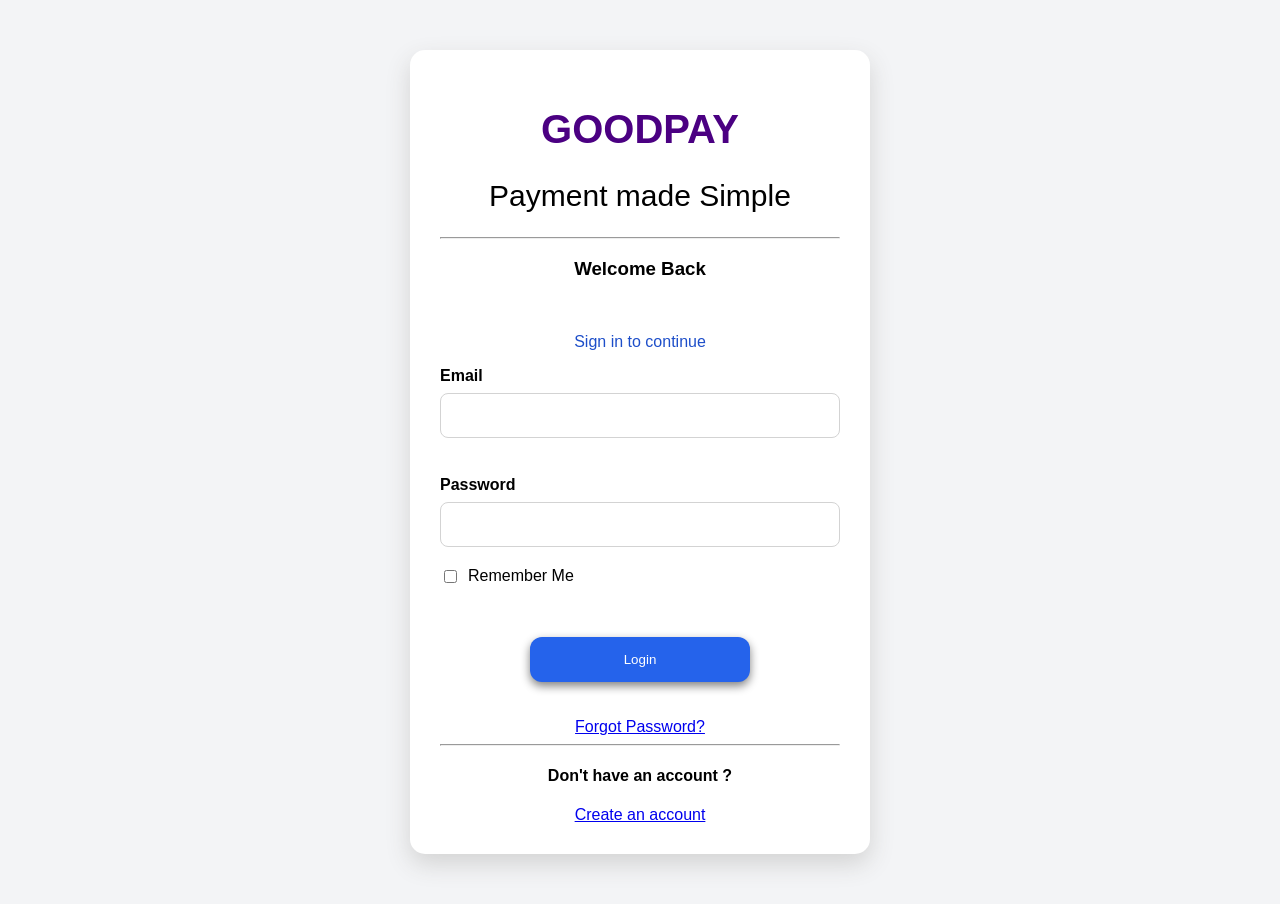
<file: Login/index.html>
<!DOCTYPE html>
<html lang="en">
<head>
    <link rel="stylesheet" href="style.css">
    <meta charset="UTF-8">
    <meta name="viewport" content="width=device-width, initial-scale=1.0">
    <title>Document</title>
</head>
<body>
   <div class="container">
    <h1>GOODPAY</h1>
    <h2>Payment made Simple</h2>
    <hr>
    <div class="welcome"><h3>Welcome Back</h3></div>
    <br>
    <div class="sign-in"><p>Sign in to continue</p></div>
    <form>
       <b><label for="email">Email</label></b><br><input class="text-input" type="email" id="email"> 
       <br>
       <br>
       <b><label for="password">Password</label></b><br><input class="text-input" type="password" id="password">
       <br>
       <div class="remember"> 
        <input type="checkbox" id="remeber">
        <label for="remember">Remember Me</label>
       </div>
        <br>
        <br>
        <button>Login</button>
        <br>
        <br>
        <div class="others"><a href="https://goodpay.com/forgotpassword">Forgot Password?</a>
        <hr>
        <h4>Don't have an account ?</h4>
        <a href="https://goodpay.ng/createaccount"> Create an account</a>
        </div>
    </form>
   </div>  
</body>
</html>
</file>
<file: Login/style.css>
��b o d y {   b a c k g r o u n d - c o l o r :   # F 3 F 4 F 6 ;  
         f o n t - f a m i l y :   A r i a l ,   s a n s - s e r i f ;  
 }  
 h 1 {  
         c o l o r :   i n d i g o ;  
         f o n t - s i z e :   4 0 p x ;  
         t e x t - a l i g n :   c e n t e r ;  
 }  
  
 h 2 {  
                 f o n t - s i z e :   3 0 p x ;  
                 t e x t - a l i g n :   c e n t e r ;  
                 f o n t - w e i g h t :   l i g h t e r ;  
                 t e x t - s h a d o w :   # 1 D 4 E C 9 ;  
 }  
  
 . w e l c o m e {  
         t e x t - a l i g n :   c e n t e r ;  
 }  
  
 . s i g n - i n {  
         t e x t - a l i g n :   c e n t e r ;  
         c o l o r :   # 1 D 4 E C 9 ;  
 }  
  
 . o t h e r s {  
         t e x t - a l i g n :   c e n t e r ;  
 }  
 b u t t o n {  
         b a c k g r o u n d - c o l o r :   # 2 5 6 3 E B ;  
         c o l o r :   w h i t e ;  
         p a d d i n g :   1 0 p x   2 0 p x ;  
         b o r d e r - r a d i u s :   1 2 p x ;  
         b o r d e r :   n o n e ;  
         m a r g i n - t o p :   1 5 p x ;  
         c u r s o r :   p o i n t e r ;  
         w i d t h :   2 2 0 p x ;  
         h e i g h t :   4 5 p x ;  
         b o x - s h a d o w :   0   4 p x   1 0 p x   g r a y ;  
         t r a n s i t i o n :   0 . 3 s ;  
         d i s p l a y :   b l o c k ;  
         m a r g i n - l e f t :   a u t o ;  
         m a r g i n - r i g h t :   a u t o ;  
 }  
 b u t t o n : h o v e r {  
         b a c k g r o u n d - c o l o r :   # 1 D 4 E C 9 ;  
         t r a n s f o r m :   s c a l e ( 1 . 0 5 ) ;  
 }  
  
 . t e x t - i n p u t {  
         w i d t h :   1 0 0 % ;  
         h e i g h t :   4 5 p x ;  
         b o r d e r - r a d i u s :   8 p x ;  
         m a r g i n - t o p :   8 p x ;  
         m a r g i n - b o t t o m :   2 0 p x ;  
         b o r d e r :   1 p x   s o l i d   l i g h t g r a y ;  
         b o x - s i z i n g :   b o r d e r - b o x ;  
         p a d d i n g :   1 2 p x ;  
 }  
 . c o n t a i n e r {  
         m a x - w i d t h :   4 0 0 p x ;  
         b a c k g r o u n d - c o l o r :   w h i t e ;  
         m a r g i n :   5 0 p x   a u t o ;  
         p a d d i n g :   3 0 p x ;  
         b o r d e r - r a d i u s :   1 5 p x ;  
         b o x - s h a d o w :   0   1 0 p x   2 5 p x   l i g h t g r a y ;  
 }  
 . r e m e m b e r {  
         d i s p l a y :   f l e x ;  
         f l e x - d i r e c t i o n :   r o w ;  
         a l i g n - i t e m s :   c e n t e r ;  
         g a p :   8 p x ;  
 } 
</file>
